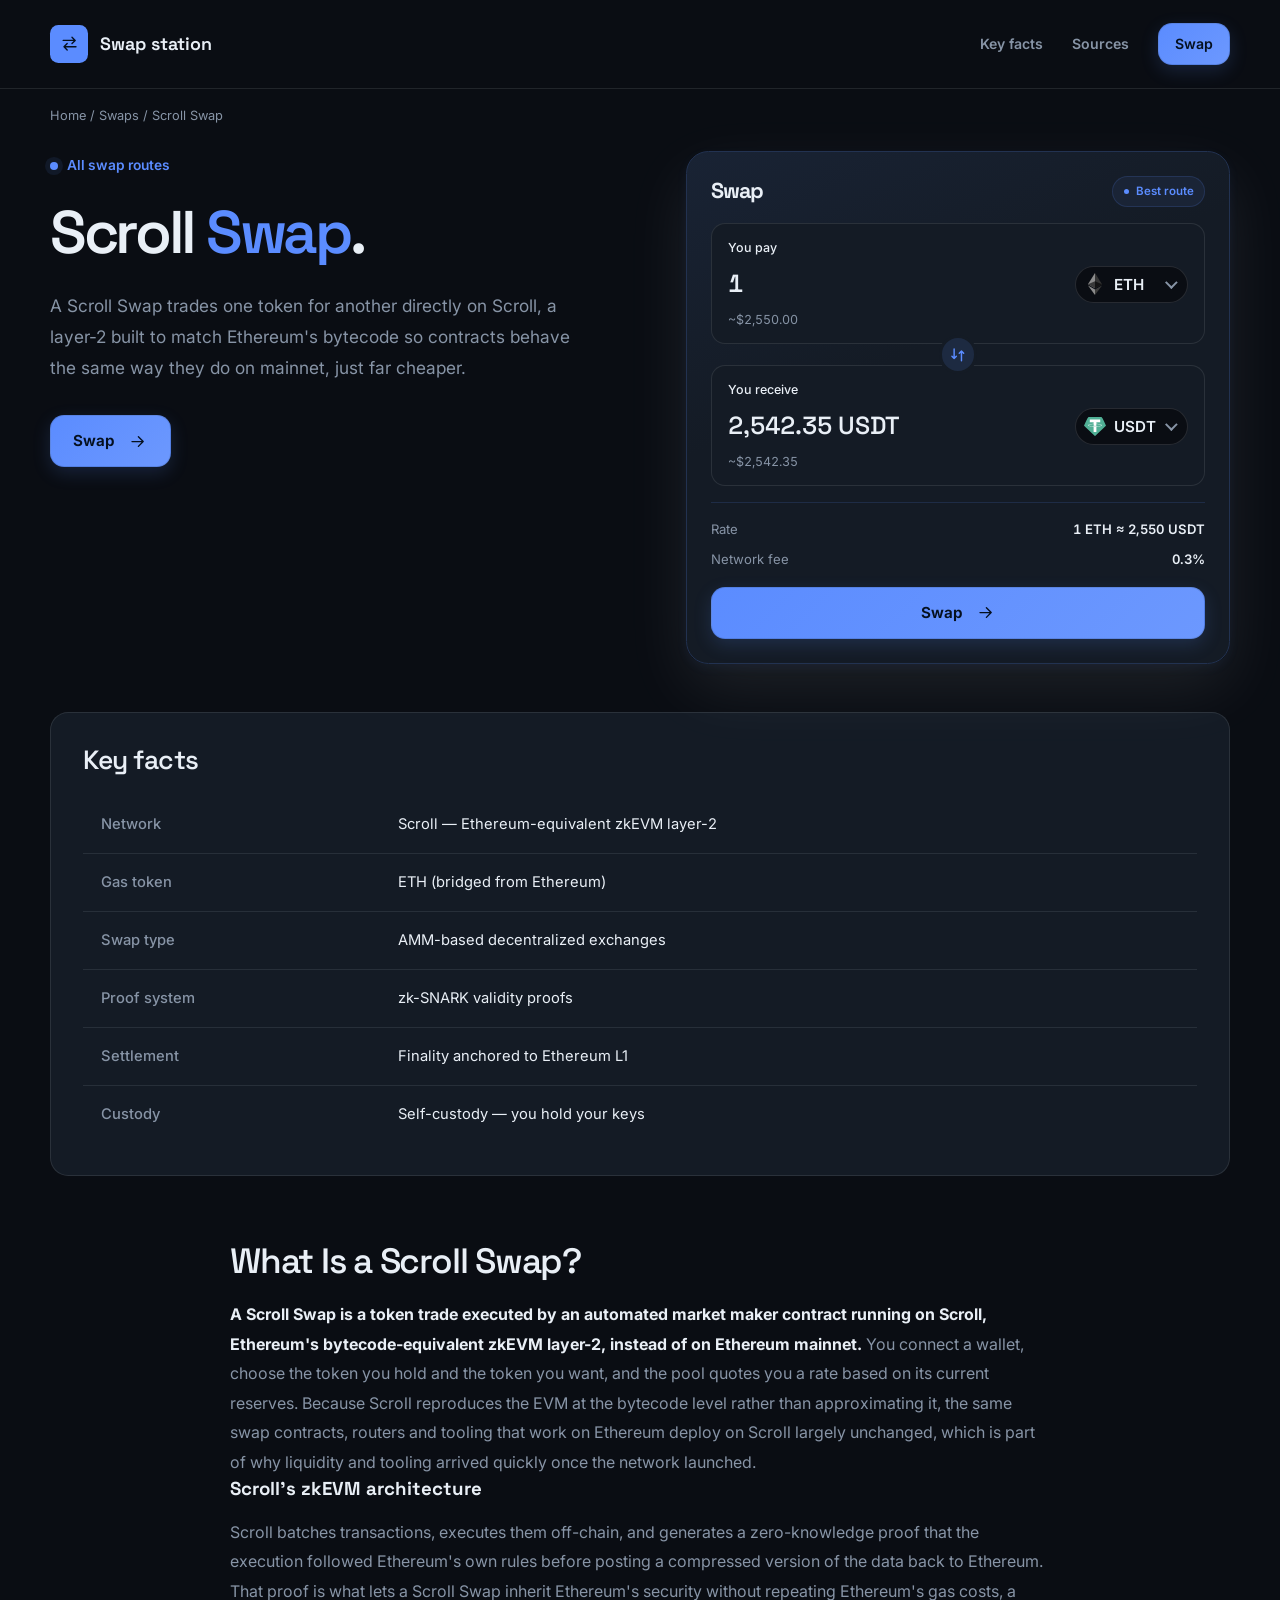
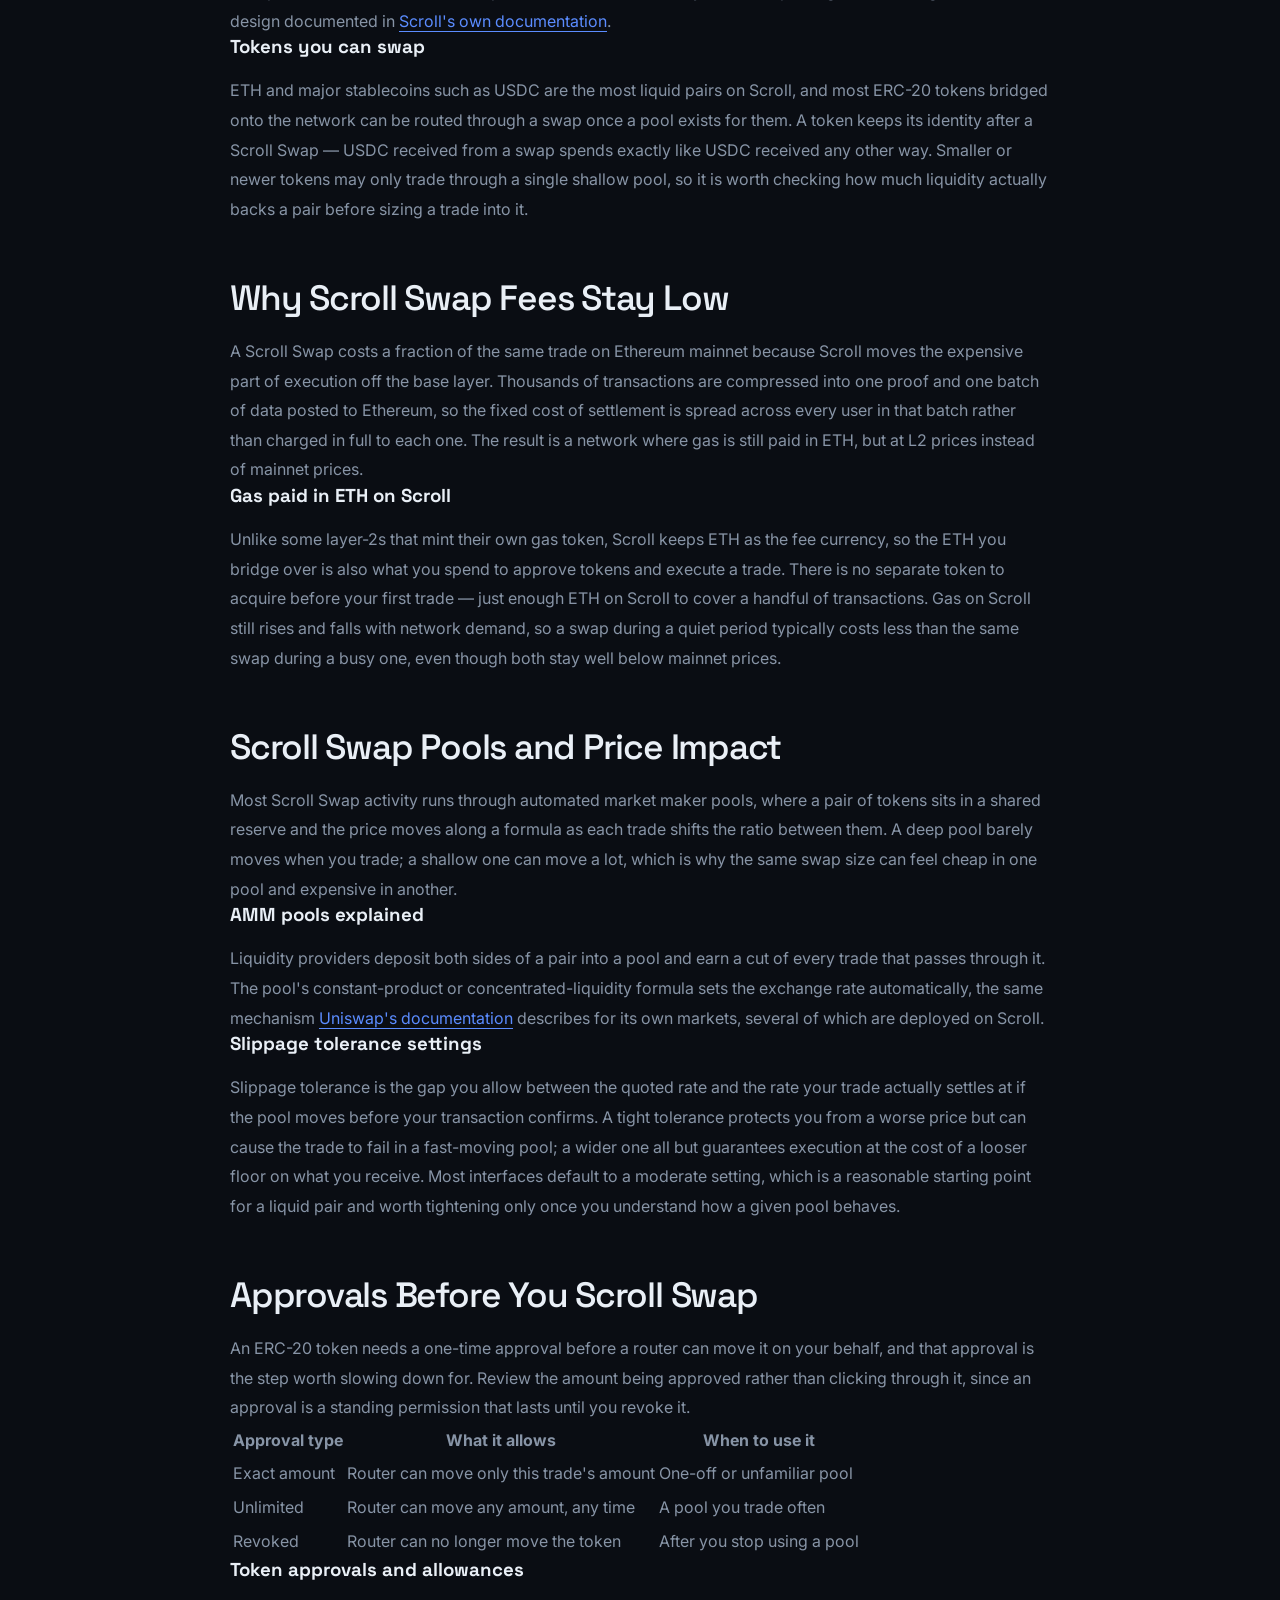
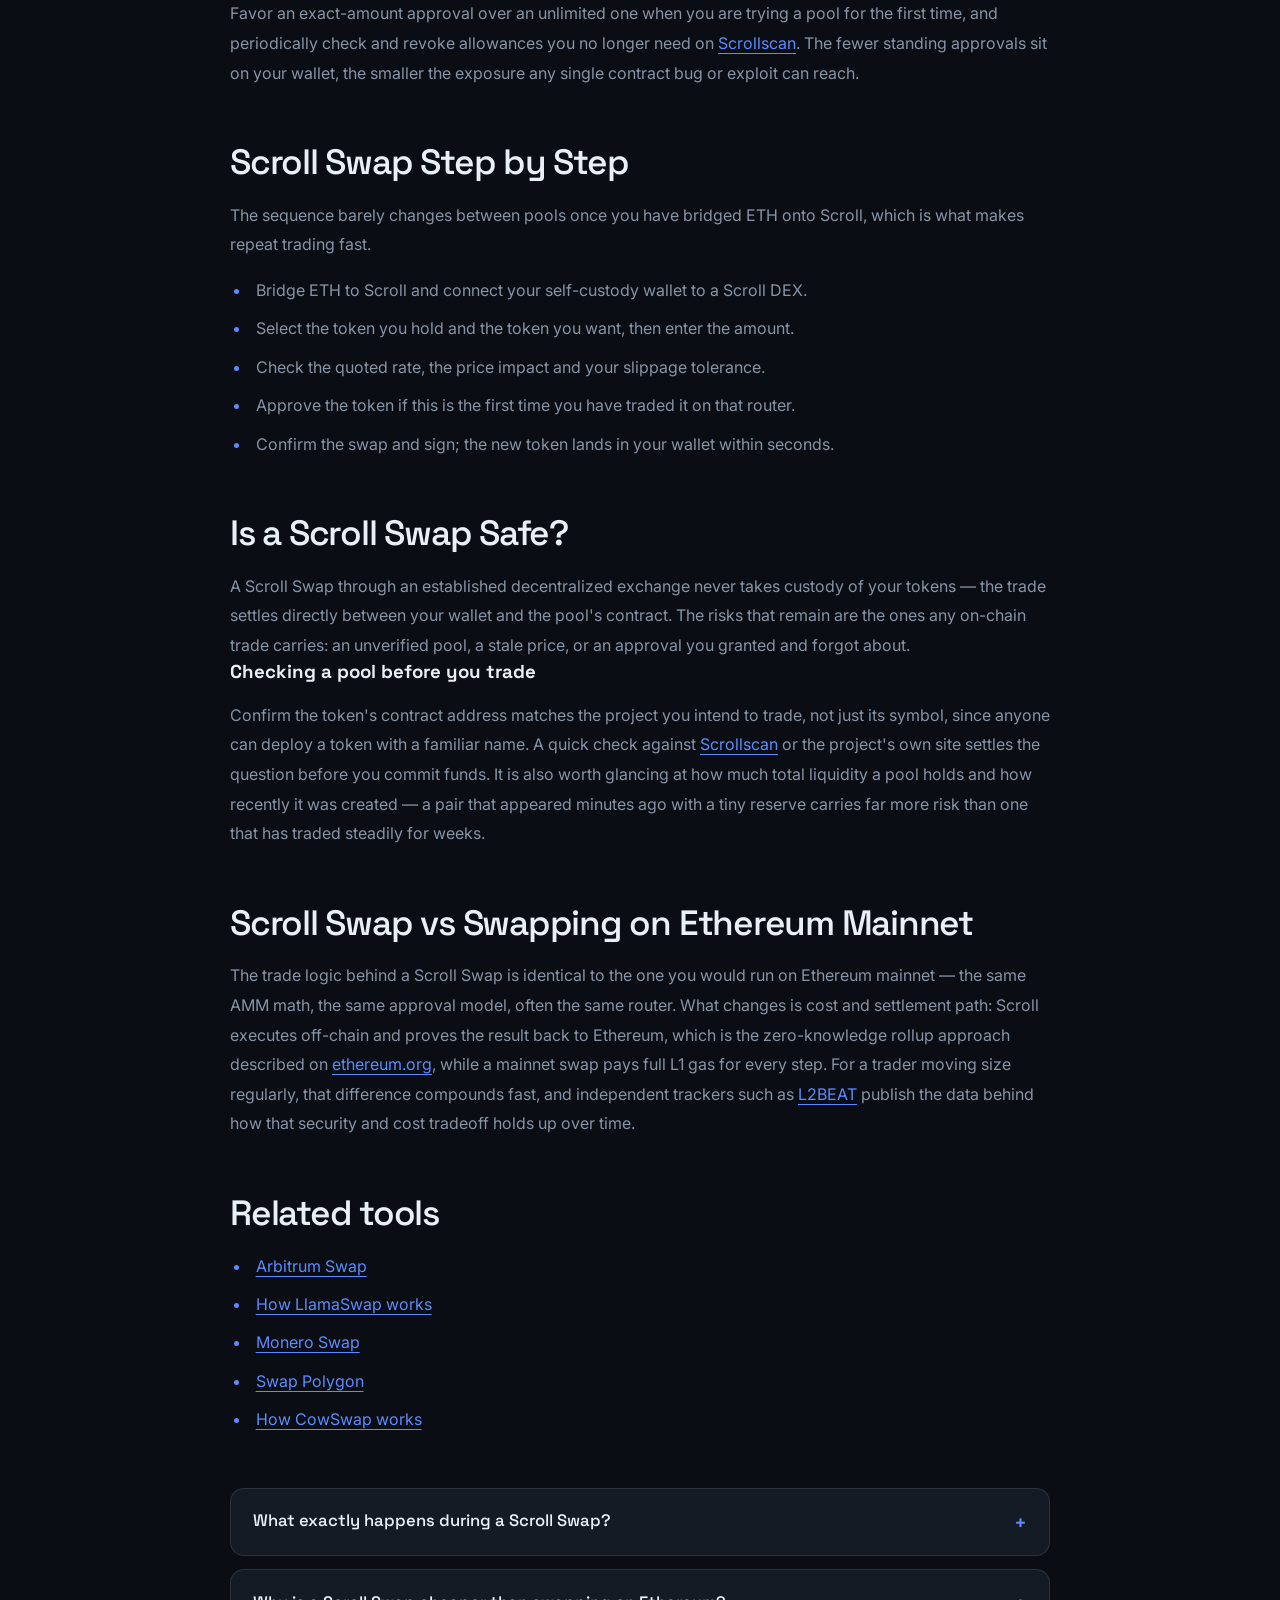
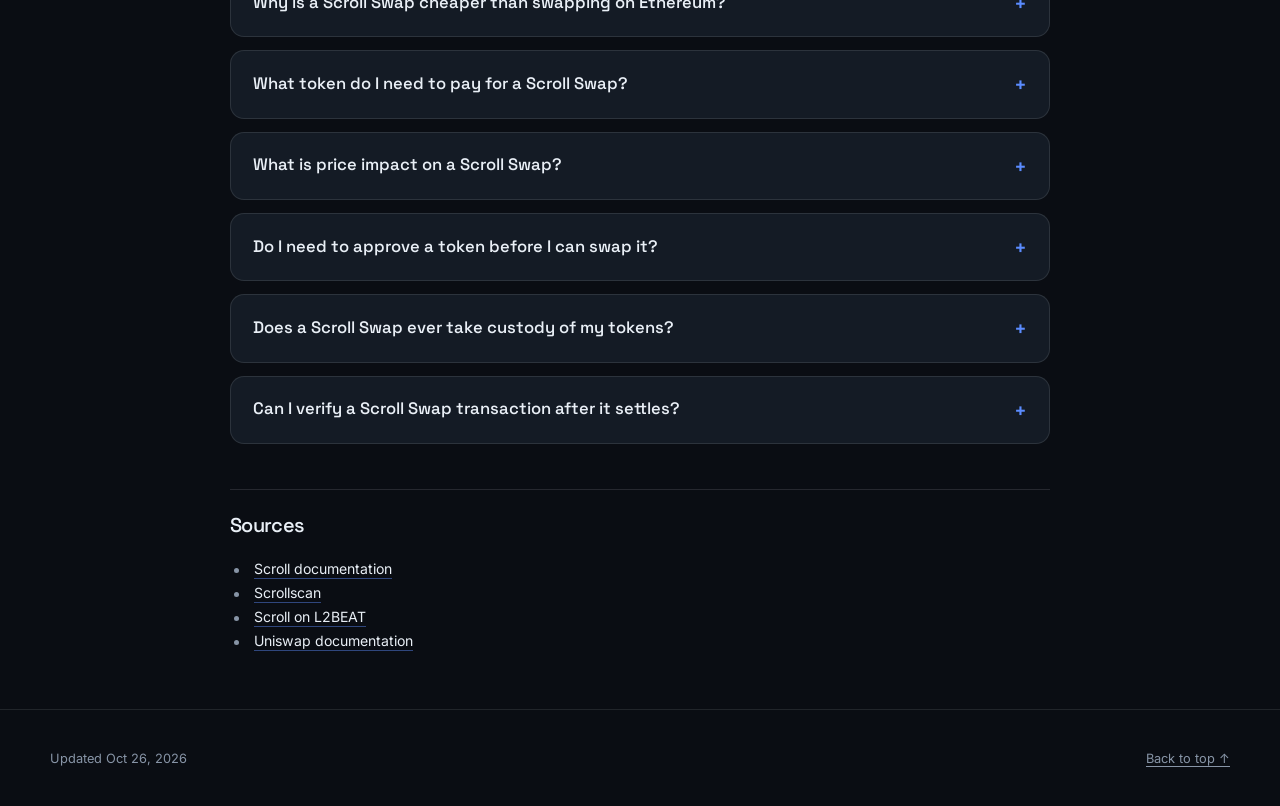
<file: index.html>
<!doctype html>
<html lang="en">
<head>
  <meta charset="utf-8">
  <meta name="viewport" content="width=device-width, initial-scale=1">
  <title>Scroll Swap — Swap Tokens on Scroll L2 Cheaply</title>
  <meta name="description" content="Do a Scroll Swap to trade ETH, USDC and other tokens on Scroll, a bytecode-equivalent zkEVM layer-2. See AMM pools, slippage, approvals and gas paid in ETH before you sign, with self-custody the whole time.">
  <link rel="canonical" href="https://scroll-swap.github.io/">
  <meta property="og:type" content="website">
  <meta property="og:title" content="Scroll Swap">
  <meta property="og:description" content="Do a Scroll Swap to trade ETH, USDC and other tokens on Scroll, a bytecode-equivalent zkEVM layer-2. See AMM pools, slippage, approvals and gas paid in ETH before you sign, with self-custody the whole time.">
  <meta property="og:url" content="https://scroll-swap.github.io/">
  <meta property="og:image" content="https://scroll-swap.github.io/og.png">
  <meta name="twitter:card" content="summary_large_image">
  <meta name="twitter:title" content="Scroll Swap">
  <meta name="twitter:description" content="Do a Scroll Swap to trade ETH, USDC and other tokens on Scroll, a bytecode-equivalent zkEVM layer-2. See AMM pools, slippage, approvals and gas paid in ETH before you sign, with self-custody the whole time.">
  <meta name="twitter:image" content="https://scroll-swap.github.io/og.png">
<link rel="preconnect" href="https://fonts.googleapis.com"><link rel="preconnect" href="https://fonts.gstatic.com" crossorigin><link rel="stylesheet" href="https://fonts.googleapis.com/css2?family=Inter:wght@400;500;600;700&family=Space+Grotesk:wght@500;600;700&display=swap">
<script type="application/ld+json">{"@context": "https://schema.org", "@graph": [{"@type": "WebSite", "@id": "https://scroll-swap.github.io/#website", "url": "https://scroll-swap.github.io/", "name": "Scroll Swap — Swap Tokens on Scroll L2 Cheaply"}, {"@type": "WebPage", "@id": "https://scroll-swap.github.io/#webpage", "url": "https://scroll-swap.github.io/", "name": "Scroll Swap — Swap Tokens on Scroll L2 Cheaply", "isPartOf": {"@id": "https://scroll-swap.github.io/#website"}, "description": "Do a Scroll Swap to trade ETH, USDC and other tokens on Scroll, a bytecode-equivalent zkEVM layer-2. See AMM pools, slippage, approvals and gas paid in ETH before you sign, with self-custody the whole time.", "datePublished": "2026-10-26", "dateModified": "2026-10-26"}, {"@type": "SoftwareApplication", "name": "Scroll Swap", "applicationCategory": "FinanceApplication", "operatingSystem": "Web", "offers": {"@type": "Offer", "price": "0", "priceCurrency": "USD"}}, {"@type": "BreadcrumbList", "itemListElement": [{"@type": "ListItem", "position": 1, "name": "Home", "item": "https://scroll-swap.github.io/"}, {"@type": "ListItem", "position": 2, "name": "Swaps"}, {"@type": "ListItem", "position": 3, "name": "Scroll Swap"}]}, {"@type": "FAQPage", "mainEntity": [{"@type": "Question", "name": "What exactly happens during a Scroll Swap?", "acceptedAnswer": {"@type": "Answer", "text": "An automated market maker contract on Scroll exchanges your token for another at a rate set by the pool's reserves, settling directly between your wallet and the contract with no custodial step."}}, {"@type": "Question", "name": "Why is a Scroll Swap cheaper than swapping on Ethereum?", "acceptedAnswer": {"@type": "Answer", "text": "Scroll batches many transactions, proves their correctness with a single zero-knowledge proof, and posts compressed data to Ethereum, spreading the settlement cost across every user instead of charging each trade the full mainnet gas price."}}, {"@type": "Question", "name": "What token do I need to pay for a Scroll Swap?", "acceptedAnswer": {"@type": "Answer", "text": "ETH. Scroll keeps ETH as its gas currency rather than minting a separate token, so the ETH you bridge over also covers approvals and swap transactions."}}, {"@type": "Question", "name": "What is price impact on a Scroll Swap?", "acceptedAnswer": {"@type": "Answer", "text": "Price impact is how far your trade moves the pool's rate away from the quote you saw before confirming. It grows with trade size relative to the pool's depth, so larger trades in shallow pools see more impact."}}, {"@type": "Question", "name": "Do I need to approve a token before I can swap it?", "acceptedAnswer": {"@type": "Answer", "text": "Yes, for any ERC-20 token the first time a given router trades it. Choosing an exact-amount approval over an unlimited one limits what that router can ever move."}}, {"@type": "Question", "name": "Does a Scroll Swap ever take custody of my tokens?", "acceptedAnswer": {"@type": "Answer", "text": "No. The trade settles directly between your self-custody wallet and the pool's contract, and your tokens never sit with an exchange operator at any point."}}, {"@type": "Question", "name": "Can I verify a Scroll Swap transaction after it settles?", "acceptedAnswer": {"@type": "Answer", "text": "Yes. Every Scroll Swap transaction is public and can be looked up by wallet address or transaction hash on a Scroll block explorer to confirm exactly what was sent and received."}}]}]}</script>
  <style>
    :root{--bg:#0A0D13;--surface:#141B25;--text:#E9EFF6;--muted:#8794A6;--accent:#5B8CFF;--accent-ink:#05101F;--radius:14px;--display:"Space Grotesk";--body:"Inter"}
    * { box-sizing: border-box; }
    html { scroll-behavior: smooth; scroll-padding-top: 2rem; }
    body { margin: 0; background: var(--bg); color: var(--text); font: 400 1rem/1.7 var(--body); -webkit-font-smoothing: antialiased; }
    a { color: var(--accent); text-underline-offset: .22em; }
    a:hover { text-decoration-thickness: .12em; }
    :focus-visible { outline: 3px solid var(--accent); outline-offset: 5px; }
    ::selection { background: var(--accent); color: var(--accent-ink); }
    h1, h2, h3, h4, h5, h6 { font-family: var(--display); line-height: 1.15; text-wrap: balance; }
    p, h1, h2, h3 { margin-top: 0; }
    img, svg { max-width: 100%; vertical-align: middle; }
    .c30b570 { width: min(1180px, calc(100% - 3rem)); margin-inline: auto; }
    .ccf25da { position: absolute; z-index: 5; top: .5rem; left: 1rem; padding: .7rem 1rem; background: var(--surface); transform: translateY(-180%); border-radius: var(--radius); }
    .ccf25da:focus { transform: translateY(0); }
    .cdcecb8 { border-bottom: 1px solid color-mix(in srgb,var(--text) 10%,transparent); }
    .cf1f139 { min-height: 88px; display: flex; align-items: center; justify-content: space-between; gap: 1.5rem; }
    .cf3f3ca { display: inline-flex; align-items: center; gap: .7rem; color: var(--text); font: 650 1.12rem/1.2 var(--display); text-decoration: none; }
    .c01e824 { display: grid; place-items: center; width: 2.4rem; height: 2.4rem; border-radius: calc(var(--radius) * .6); background: var(--accent); color: var(--accent-ink); }
    .ca83ff2 { width: 1.2rem; height: 1.2rem; fill: none; stroke: var(--accent-ink); stroke-width: 1.7; stroke-linecap: round; stroke-linejoin: round; flex: 0 0 auto; }
    .c8bd5c0 { display: flex; align-items: center; gap: 1.8rem; }
    .c8bd5c0 > a { font-size: .88rem; font-weight: 600; text-decoration: none; }
    .c8bd5c0 > a:not(.c9c7d72) { color: var(--muted); }
    .c9c7d72 { display: inline-flex; align-items: center; justify-content: center; gap: .8rem; min-height: 52px; padding: .85rem 1.4rem; border: 1px solid color-mix(in srgb,var(--accent-ink) 12%,transparent); border-radius: var(--radius); background: linear-gradient(135deg,var(--accent),color-mix(in srgb,var(--accent) 88%,var(--text))); color: var(--accent-ink); font: 650 .95rem/1.3 var(--body); text-decoration: none; box-shadow: 0 6px 18px color-mix(in srgb,var(--accent) 17%,transparent); transition: transform .18s ease, box-shadow .18s ease; }
    .c9c7d72:hover { transform: translateY(-2px); box-shadow: 0 9px 24px color-mix(in srgb,var(--accent) 25%,transparent); }
    .cf1f139 .c9c7d72 { min-height: 42px; padding: .65rem 1rem; }
    .c8e798c { padding-block: 1rem 0; color: var(--muted); font-size: .8rem; overflow-wrap: anywhere; }
    .ccd7aa5 { color: var(--muted); }
    .ccd7aa5 a, a.ccd7aa5 { color: var(--muted); text-decoration: none; }
    .ccd7aa5 a:hover, a.ccd7aa5:hover { color: var(--accent); text-decoration: underline; }
    .ccd7aa5 ol, .ccd7aa5 ul { display: flex; flex-wrap: wrap; gap: .5rem 1rem; padding: 0; margin: 0; list-style: none; }
    .cf4af75 { display: grid; grid-template-columns: minmax(0,1.05fr) minmax(0,1fr); gap: clamp(2rem,5vw,4.5rem); align-items: start; padding-block: 1.5rem 3rem; }
    .c5a6d86 { display: inline-flex; align-items: center; gap: .55rem; margin-bottom: 1.3rem; color: var(--accent); font-size: .86rem; font-weight: 600; }
    .c5a6d86::before { content: ""; width: .5rem; height: .5rem; border-radius: 50%; background: var(--accent); box-shadow: 0 0 0 5px color-mix(in srgb,var(--accent) 9%,transparent); }
    h1 { margin-bottom: 1.4rem; font-size: clamp(2.5rem,4.7vw,4.35rem); font-weight: 600; letter-spacing: -.055em; overflow-wrap: anywhere; }
    h1 em { color: var(--accent); font-style: normal; }
    .cce4ade { max-width: 48ch; margin-bottom: 2rem; color: var(--muted); font-size: 1.08rem; line-height: 1.8; }
    .c5b2b19 { position: relative; min-width: 0; padding: clamp(1.1rem,2.4vw,1.5rem); border: 1px solid color-mix(in srgb,var(--accent) 20%,var(--surface)); border-radius: calc(var(--radius) * 1.6); background: linear-gradient(155deg,color-mix(in srgb,var(--accent) 7%,var(--surface)),var(--surface) 40%); box-shadow: 0 24px 64px color-mix(in srgb,var(--text) 9%,transparent),0 4px 12px color-mix(in srgb,var(--accent) 6%,transparent); }
    .c47af50 { display: flex; flex-wrap: wrap; align-items: center; justify-content: space-between; gap: .7rem; margin-bottom: 1rem; }
    .c47af50 h2 { margin: 0; font-size: 1.35rem; letter-spacing: -.035em; }
    .c34f756 { display: inline-flex; align-items: center; gap: .4rem; padding: .3rem .65rem; border: 1px solid color-mix(in srgb,var(--accent) 16%,transparent); border-radius: 999px; background: color-mix(in srgb,var(--accent) 8%,var(--surface)); color: var(--accent); font-size: .72rem; font-weight: 600; }
    .c34f756::before { content: ""; width: .35rem; height: .35rem; border-radius: 50%; background: var(--accent); }
    .route { display: grid; grid-template-columns: minmax(0,1fr) auto minmax(0,1fr); align-items: center; gap: .8rem; padding: .8rem; margin-bottom: 1rem; border: 1px solid color-mix(in srgb,var(--text) 9%,transparent); border-radius: var(--radius); background: var(--surface); }
    .endpoint { min-width: 0; display: flex; flex-direction: column; align-items: flex-start; gap: .45rem; }
    .endpoint:last-child { align-items: flex-end; }
    .endpoint-label, .c7c02fb { color: var(--muted); font-size: .78rem; font-weight: 500; }
    .logo { display: flex; align-items: center; min-height: 36px; max-width: 100%; overflow-wrap: anywhere; font: 600 1rem/1.3 var(--display); }
    .logo img, .logo svg { max-height: 36px; width: auto; max-width: 100%; object-fit: contain; }
    .route-arrow { display: grid; place-items: center; width: 2.25rem; height: 2.25rem; border-radius: 50%; background: color-mix(in srgb,var(--accent) 9%,var(--surface)); }
    .route-arrow .ca83ff2 { stroke: var(--accent); }
    .c7c02fb { display: block; margin-bottom: .5rem; color: var(--text); }
    .amount-field { display: flex; align-items: center; gap: .75rem; padding: .8rem 1rem; border: 1px solid color-mix(in srgb,var(--text) 18%,transparent); border-radius: var(--radius); background: var(--bg); transition: border-color .18s ease; }
    .amount-field:focus-within { border-color: var(--accent); box-shadow: 0 0 0 3px color-mix(in srgb,var(--accent) 12%,transparent); }
    .amount-field input { width: 100%; min-width: 0; padding: .2rem 0; border: 0; background: var(--bg); color: var(--text); font: 550 1.6rem/1.2 var(--display); font-variant-numeric: tabular-nums; }
    .amount-field input:focus { outline: 0; }
    .unit { color: var(--muted); font-size: .8rem; }
    .cd1c785 { margin: .45rem 0 .85rem; color: var(--muted); font-size: .74rem; }
    .field-error { margin: .5rem 0; color: var(--text); font-size: .8rem; font-weight: 600; }
    [hidden] { display: none !important; }
    .estimate { padding: 1rem; border-radius: var(--radius); background: linear-gradient(120deg,color-mix(in srgb,var(--accent) 12%,var(--surface)),color-mix(in srgb,var(--accent) 4%,var(--surface))); }
    .estimate-label { margin-bottom: .25rem; color: var(--muted); font-size: .8rem; }
    .estimate-value { display: block; color: var(--text); font: 600 clamp(1.7rem,3vw,2.5rem)/1.3 var(--display); letter-spacing: -.04em; font-variant-numeric: tabular-nums; overflow-wrap: anywhere; }
    .estimate-value small { color: var(--muted); font: 400 .8rem/1.4 var(--body); letter-spacing: 0; }
    .estimate dl { display: grid; gap: .5rem; margin: .8rem 0 0; padding-top: .8rem; border-top: 1px solid color-mix(in srgb,var(--accent) 15%,transparent); font-size: .8rem; }
    .estimate dl div { display: flex; flex-wrap: wrap; justify-content: space-between; gap: .25rem 1rem; }
    .estimate dt { color: var(--muted); }
    .estimate dd { margin: 0; font-weight: 600; font-variant-numeric: tabular-nums; }
    .method { margin-block: .7rem; color: var(--muted); font-size: .75rem; }
    .method summary { width: fit-content; color: var(--text); cursor: pointer; }
    .method p { margin: .65rem 0 0; }
    .c5b2b19 > .c9c7d72 { width: 100%; }
    .cb1c976 { padding: .8rem 1rem; border: 1px solid color-mix(in srgb,var(--text) 10%,transparent); border-radius: var(--radius); background: var(--surface); }
    .c02039e { margin-bottom: .45rem; }
    .c428f2e { display: flex; align-items: center; gap: .75rem; }
    .c4b1fbc { flex: 1; min-width: 0; padding: 0; border: 0; background: transparent; color: var(--text); font: 550 1.55rem/1.2 var(--display); font-variant-numeric: tabular-nums; overflow-wrap: anywhere; }
    .c4b1fbc:focus { outline: 0; }
    .cf99683 { position: relative; display: inline-flex; align-items: center; gap: .5rem; flex: none; padding: .4rem 1.5rem .4rem .5rem; border: 1px solid color-mix(in srgb,var(--text) 13%,transparent); border-radius: 999px; background: var(--bg); }
    .ce7670e { width: 22px; height: 22px; border-radius: 50%; object-fit: contain; flex: none; }
    .c9462bc { border: 0; background: transparent; color: var(--text); font: 600 .95rem/1 var(--body); cursor: pointer; appearance: none; -webkit-appearance: none; }
    .c9462bc:focus { outline: 0; }
    .cf99683::after { content: ""; position: absolute; right: .7rem; width: .42rem; height: .42rem; border-right: 2px solid var(--muted); border-bottom: 2px solid var(--muted); transform: translateY(-2px) rotate(45deg); pointer-events: none; }
    .c99c908 { margin-top: .4rem; color: var(--muted); font-size: .78rem; font-variant-numeric: tabular-nums; }
    .c0d725c { position: relative; z-index: 1; display: grid; place-items: center; width: 2.4rem; height: 2.4rem; margin: -.55rem auto; padding: 0; border: 3px solid var(--surface); border-radius: 50%; background: color-mix(in srgb,var(--accent) 13%,var(--surface)); color: var(--accent); cursor: pointer; transition: transform .2s ease, background .2s ease; }
    .c0d725c svg { width: 1.1rem; height: 1.1rem; fill: none; stroke: currentColor; stroke-width: 2; stroke-linecap: round; stroke-linejoin: round; }
    .c0d725c:hover { transform: rotate(180deg); background: color-mix(in srgb,var(--accent) 20%,var(--surface)); }
    .c43badb { display: grid; gap: .5rem; margin: 1rem 0 0; padding-top: .9rem; border-top: 1px solid color-mix(in srgb,var(--accent) 15%,transparent); font-size: .82rem; }
    .c43badb div { display: flex; flex-wrap: wrap; justify-content: space-between; gap: .2rem 1rem; }
    .c43badb dt { color: var(--muted); }
    .c43badb dd { margin: 0; font-weight: 600; font-variant-numeric: tabular-nums; }
    .c79584a > .c9c7d72 { width: 100%; margin-top: 1.05rem; }
    .ce71324 { padding: 2rem; border: 1px solid color-mix(in srgb,var(--text) 10%,transparent); border-radius: calc(var(--radius) * 1.3); background: var(--surface); }
    .c760fe4 { margin-bottom: 1.3rem; font-size: 1.65rem; font-weight: 550; letter-spacing: -.035em; }
    .cde3e7f { max-width: 100%; overflow-x: auto; }
    .ceea8ba { width: 100%; border-collapse: collapse; text-align: left; font-size: .92rem; }
    .ceea8ba caption { padding-bottom: 1rem; text-align: left; color: var(--muted); }
    .ceea8ba th, .ceea8ba td { padding: 1rem 1.1rem; border-bottom: 1px solid color-mix(in srgb,var(--text) 9%,transparent); vertical-align: top; overflow-wrap: anywhere; }
    .ceea8ba th { color: var(--muted); font-weight: 500; }
    .ceea8ba thead { background: color-mix(in srgb,var(--accent) 5%,var(--surface)); }
    .ceea8ba tbody tr:last-child > * { border-bottom: 0; }
    .c5f442a { max-width: 820px; padding-block: 4rem 2rem; }
    .ca4256d { margin-bottom: 3.3rem; }
    .c36f26b { margin: 0 0 1.1rem; font: 550 clamp(1.6rem,3vw,2.2rem)/1.2 var(--display); letter-spacing: -.035em; }
    .cfd5a08 { color: var(--muted); line-height: 1.85; overflow-wrap: anywhere; }
    .cfd5a08 p { margin-bottom: 1.2rem; }
    .cfd5a08 strong, .cfd5a08 h3, .cfd5a08 h4 { color: var(--text); }
    .cfd5a08 ul, .cfd5a08 ol { padding-left: 1.3rem; }
    .cfd5a08 li { padding-left: .3rem; margin-block: .55rem; }
    .cfd5a08 li::marker { color: var(--accent); }
    .cfd5a08 blockquote { margin: 1.5rem 0; padding: 1rem 1.4rem; border-left: 3px solid var(--accent); border-radius: 0 var(--radius) var(--radius) 0; background: var(--surface); color: var(--text); }
    .cfd5a08 img { height: auto; border-radius: var(--radius); }
    .cfd5a08 pre { overflow-x: auto; padding: 1rem; border-radius: var(--radius); background: var(--surface); }
    .cfd5a08 code, .cfd5a08 pre { font-family: var(--body); }
    .c412656 { margin-block: .8rem; border: 1px solid color-mix(in srgb,var(--text) 11%,transparent); border-radius: var(--radius); background: var(--surface); overflow: hidden; }
    .c6ab7e7 { position: relative; padding: 1.3rem 3.5rem 1.3rem 1.4rem; list-style: none; cursor: pointer; color: var(--text); font: 550 1.04rem/1.5 var(--display); }
    .c6ab7e7::-webkit-details-marker { display: none; }
    .c6ab7e7::after { content: "+"; position: absolute; right: 1.4rem; top: 1.2rem; color: var(--accent); font-size: 1.3rem; }
    details[open] > .c6ab7e7::after { content: "−"; }
    .c412656[open] { border-color: color-mix(in srgb,var(--accent) 35%,var(--surface)); }
    .c6ab7e7:focus-visible { outline-offset: -5px; }
    .c3ebd2a { padding: 0 1.4rem 1.4rem; color: var(--muted); overflow-wrap: anywhere; }
    .c3ebd2a > :last-child { margin-bottom: 0; }
    .ca36ccc { max-width: 820px; padding-block: 1.5rem 3.5rem; border-top: 1px solid color-mix(in srgb,var(--text) 12%,transparent); }
    .ca36ccc .c760fe4 { font-size: 1.25rem; }
    .c85c7c9 { margin: 0; padding-left: 1.25rem; color: var(--muted); font-size: .88rem; }
    .c78a84e { padding-block: .4rem; padding-left: .25rem; overflow-wrap: anywhere; }
    .c78a84e a, a.c78a84e { color: var(--text); text-decoration-color: color-mix(in srgb,var(--accent) 45%,transparent); }
    .c78a84e a:hover, a.c78a84e:hover { color: var(--accent); }
    .cbcceec { border-top: 1px solid color-mix(in srgb,var(--text) 10%,transparent); }
    .cff326d { display: flex; align-items: center; justify-content: space-between; flex-wrap: wrap; gap: 1rem; min-height: 96px; padding-block: 1.5rem; color: var(--muted); font-size: .8rem; }
    .cff326d p { margin: 0; }
    .cff326d a { color: var(--muted); }
    @media (max-width: 850px) { .cf4af75 { grid-template-columns: minmax(0,1fr); gap: 2.5rem; padding-block: 2.5rem 3.5rem; } .c50cea2 { max-width: 650px; } .c5b2b19 { width: 100%; max-width: 600px; justify-self: center; } h1 { font-size: clamp(2.5rem,7vw,4rem); } .cce4ade { max-width: 60ch; } }
    @media (max-width: 540px) { .c30b570 { width: calc(100% - 2rem); } .cf1f139 { min-height: 76px; gap: .7rem; } .cf3f3ca { font-size: .95rem; gap: .45rem; } .c01e824 { width: 2rem; height: 2rem; } .c8bd5c0 { gap: .6rem; } .c8bd5c0 > a:not(.c9c7d72) { display: none; } .cf1f139 .c9c7d72 { padding-inline: .85rem; font-size: .8rem; } .ce71324 { padding: 1.25rem; } .ceea8ba th, .ceea8ba td { padding: .8rem .55rem; } .c50cea2 > .c9c7d72 { width: 100%; } .c5f442a { padding-top: 2.8rem; } .cff326d { align-items: flex-start; flex-direction: column; } }
    @media (prefers-reduced-motion: reduce) { html { scroll-behavior: auto; } .c9c7d72, .amount-field { transition: none; } .c9c7d72:hover { transform: none; } }
  </style>
</head>
<body>
  <a class="ccf25da" href="#content">Skip to content</a>
  <header class="cdcecb8">
    <nav class="cf1f139 c30b570" aria-label="Primary navigation">
      <a class="cf3f3ca" href="#top" aria-label="Swap station, top of page">
        <span class="c01e824" aria-hidden="true"><svg class="ca83ff2" viewBox="0 0 24 24"><path d="M4 8h15m-4-4 4 4-4 4M20 16H5m4-4-4 4 4 4"/></svg></span>
        Swap station
      </a>
      <div class="c8bd5c0">
        <a href="#facts">Key facts</a>
        <a href="#sources">Sources</a>
        <a class="c9c7d72" href="dashboard/">Swap</a>
      </div>
    </nav>
  </header>
  <div class="c30b570" id="top">
    <div class="c8e798c"><nav class="ccd7aa5" aria-label="Breadcrumb"><a href="dashboard/">Home</a> <span>/</span> <span>Swaps</span> <span>/</span> <span>Scroll Swap</span></nav></div>
    <section class="cf4af75" aria-labelledby="hero-title">
      <div class="c50cea2">
        <p class="c5a6d86">All swap routes</p>
        <h1 id="hero-title">Scroll <em>Swap</em>.</h1>
        <p class="cce4ade">A Scroll Swap trades one token for another directly on Scroll, a layer-2 built to match Ethereum's bytecode so contracts behave the same way they do on mainnet, just far cheaper.</p>
        <a class="c9c7d72" href="dashboard/">Swap <svg class="ca83ff2" viewBox="0 0 24 24" aria-hidden="true"><path d="M5 12h14m-6-6 6 6-6 6"/></svg></a>
      </div>
      <aside class="c5b2b19 c79584a" data-from="ETH" aria-labelledby="widget-title">
        <div class="c47af50">
          <h2 id="widget-title">Swap</h2>
          <span class="c34f756">Best route</span>
        </div>
        <div class="cb1c976">
          <div class="c02039e"><span class="c7c02fb">You pay</span></div>
          <div class="c428f2e">
            <input id="pay-amount" class="c4b1fbc" type="number" inputmode="decimal" min="0" max="1000000000" step="any" value="1" aria-label="Amount you pay">
            <span class="cf99683">
              <img class="ce7670e" id="pay-ico" width="22" height="22" alt="" src="assets/tokens/eth.svg">
              <select id="pay-token" class="c9462bc" aria-label="Token you pay"></select>
            </span>
          </div>
          <div class="c99c908" id="pay-usd">—</div>
        </div>
        <button type="button" class="c0d725c" id="swap-switch" aria-label="Switch the two tokens">
          <svg viewBox="0 0 24 24" aria-hidden="true"><path d="M7 4v13m0 0-3-3m3 3 3-3M17 20V7m0 0-3 3m3-3 3 3"/></svg>
        </button>
        <div class="cb1c976">
          <div class="c02039e"><span class="c7c02fb">You receive</span></div>
          <div class="c428f2e">
            <output id="get-amount" class="c4b1fbc" for="pay-amount">—</output>
            <span class="cf99683">
              <img class="ce7670e" id="get-ico" width="22" height="22" alt="" src="assets/tokens/usdt.svg">
              <select id="get-token" class="c9462bc" aria-label="Token you receive"></select>
            </span>
          </div>
          <div class="c99c908" id="get-usd">—</div>
        </div>
        <dl class="c43badb">
          <div><dt>Rate</dt><dd id="swap-rate">—</dd></div>
          <div><dt>Network fee</dt><dd id="swap-fee">0.3%</dd></div>
        </dl>
        <noscript><p class="cd1c785">Enable JavaScript to estimate the swap.</p></noscript>
        <a class="c9c7d72" href="dashboard/">Swap <svg class="ca83ff2" viewBox="0 0 24 24" aria-hidden="true"><path d="M5 12h14m-6-6 6 6-6 6"/></svg></a>
      </aside>
    </section>
    <section class="ce71324" id="facts" aria-labelledby="facts-title">
      <h2 class="c760fe4" id="facts-title">Key facts</h2>
      <div class="cde3e7f"><table class="ceea8ba"><tbody><tr><th scope="row">Network</th><td>Scroll — Ethereum-equivalent zkEVM layer-2</td></tr>
<tr><th scope="row">Gas token</th><td>ETH (bridged from Ethereum)</td></tr>
<tr><th scope="row">Swap type</th><td>AMM-based decentralized exchanges</td></tr>
<tr><th scope="row">Proof system</th><td>zk-SNARK validity proofs</td></tr>
<tr><th scope="row">Settlement</th><td>Finality anchored to Ethereum L1</td></tr>
<tr><th scope="row">Custody</th><td>Self-custody — you hold your keys</td></tr></tbody></table></div>
    </section>
  </div>
  <main class="c5f442a c30b570" id="content">
    <section class="ca4256d"><h2 class="c36f26b">What Is a Scroll Swap?</h2><div class="cfd5a08"><strong>A Scroll Swap is a token trade executed by an automated market maker contract running on Scroll, Ethereum's bytecode-equivalent zkEVM layer-2, instead of on Ethereum mainnet.</strong> You connect a wallet, choose the token you hold and the token you want, and the pool quotes you a rate based on its current reserves. Because Scroll reproduces the EVM at the bytecode level rather than approximating it, the same swap contracts, routers and tooling that work on Ethereum deploy on Scroll largely unchanged, which is part of why liquidity and tooling arrived quickly once the network launched.<h3>Scroll's zkEVM architecture</h3>Scroll batches transactions, executes them off-chain, and generates a zero-knowledge proof that the execution followed Ethereum's own rules before posting a compressed version of the data back to Ethereum. That proof is what lets a Scroll Swap inherit Ethereum's security without repeating Ethereum's gas costs, a design documented in <a href="https://docs.scroll.io/" rel="nofollow noopener" target="_blank">Scroll's own documentation</a>.<h3>Tokens you can swap</h3>ETH and major stablecoins such as USDC are the most liquid pairs on Scroll, and most ERC-20 tokens bridged onto the network can be routed through a swap once a pool exists for them. A token keeps its identity after a Scroll Swap — USDC received from a swap spends exactly like USDC received any other way. Smaller or newer tokens may only trade through a single shallow pool, so it is worth checking how much liquidity actually backs a pair before sizing a trade into it.</div></section>
<section class="ca4256d"><h2 class="c36f26b">Why Scroll Swap Fees Stay Low</h2><div class="cfd5a08">A Scroll Swap costs a fraction of the same trade on Ethereum mainnet because Scroll moves the expensive part of execution off the base layer. Thousands of transactions are compressed into one proof and one batch of data posted to Ethereum, so the fixed cost of settlement is spread across every user in that batch rather than charged in full to each one. The result is a network where gas is still paid in ETH, but at L2 prices instead of mainnet prices.<h3>Gas paid in ETH on Scroll</h3>Unlike some layer-2s that mint their own gas token, Scroll keeps ETH as the fee currency, so the ETH you bridge over is also what you spend to approve tokens and execute a trade. There is no separate token to acquire before your first trade — just enough ETH on Scroll to cover a handful of transactions. Gas on Scroll still rises and falls with network demand, so a swap during a quiet period typically costs less than the same swap during a busy one, even though both stay well below mainnet prices.</div></section>
<section class="ca4256d"><h2 class="c36f26b">Scroll Swap Pools and Price Impact</h2><div class="cfd5a08">Most Scroll Swap activity runs through automated market maker pools, where a pair of tokens sits in a shared reserve and the price moves along a formula as each trade shifts the ratio between them. A deep pool barely moves when you trade; a shallow one can move a lot, which is why the same swap size can feel cheap in one pool and expensive in another.<h3>AMM pools explained</h3>Liquidity providers deposit both sides of a pair into a pool and earn a cut of every trade that passes through it. The pool's constant-product or concentrated-liquidity formula sets the exchange rate automatically, the same mechanism <a href="https://docs.uniswap.org/" rel="nofollow noopener" target="_blank">Uniswap's documentation</a> describes for its own markets, several of which are deployed on Scroll.<h3>Slippage tolerance settings</h3>Slippage tolerance is the gap you allow between the quoted rate and the rate your trade actually settles at if the pool moves before your transaction confirms. A tight tolerance protects you from a worse price but can cause the trade to fail in a fast-moving pool; a wider one all but guarantees execution at the cost of a looser floor on what you receive. Most interfaces default to a moderate setting, which is a reasonable starting point for a liquid pair and worth tightening only once you understand how a given pool behaves.</div></section>
<section class="ca4256d"><h2 class="c36f26b">Approvals Before You Scroll Swap</h2><div class="cfd5a08">An ERC-20 token needs a one-time approval before a router can move it on your behalf, and that approval is the step worth slowing down for. Review the amount being approved rather than clicking through it, since an approval is a standing permission that lasts until you revoke it.<table><thead><tr><th>Approval type</th><th>What it allows</th><th>When to use it</th></tr></thead><tbody><tr><td>Exact amount</td><td>Router can move only this trade's amount</td><td>One-off or unfamiliar pool</td></tr><tr><td>Unlimited</td><td>Router can move any amount, any time</td><td>A pool you trade often</td></tr><tr><td>Revoked</td><td>Router can no longer move the token</td><td>After you stop using a pool</td></tr></tbody></table><h3>Token approvals and allowances</h3>Favor an exact-amount approval over an unlimited one when you are trying a pool for the first time, and periodically check and revoke allowances you no longer need on <a href="https://scrollscan.com/" rel="nofollow noopener" target="_blank">Scrollscan</a>. The fewer standing approvals sit on your wallet, the smaller the exposure any single contract bug or exploit can reach.</div></section>
<section class="ca4256d"><h2 class="c36f26b">Scroll Swap Step by Step</h2><div class="cfd5a08">The sequence barely changes between pools once you have bridged ETH onto Scroll, which is what makes repeat trading fast.<ul><li>Bridge ETH to Scroll and connect your self-custody wallet to a Scroll DEX.</li><li>Select the token you hold and the token you want, then enter the amount.</li><li>Check the quoted rate, the price impact and your slippage tolerance.</li><li>Approve the token if this is the first time you have traded it on that router.</li><li>Confirm the swap and sign; the new token lands in your wallet within seconds.</li></ul></div></section>
<section class="ca4256d"><h2 class="c36f26b">Is a Scroll Swap Safe?</h2><div class="cfd5a08">A Scroll Swap through an established decentralized exchange never takes custody of your tokens — the trade settles directly between your wallet and the pool's contract. The risks that remain are the ones any on-chain trade carries: an unverified pool, a stale price, or an approval you granted and forgot about.<h3>Checking a pool before you trade</h3>Confirm the token's contract address matches the project you intend to trade, not just its symbol, since anyone can deploy a token with a familiar name. A quick check against <a href="https://scrollscan.com/" rel="nofollow noopener" target="_blank">Scrollscan</a> or the project's own site settles the question before you commit funds. It is also worth glancing at how much total liquidity a pool holds and how recently it was created — a pair that appeared minutes ago with a tiny reserve carries far more risk than one that has traded steadily for weeks.</div></section>
<section class="ca4256d"><h2 class="c36f26b">Scroll Swap vs Swapping on Ethereum Mainnet</h2><div class="cfd5a08">The trade logic behind a Scroll Swap is identical to the one you would run on Ethereum mainnet — the same AMM math, the same approval model, often the same router. What changes is cost and settlement path: Scroll executes off-chain and proves the result back to Ethereum, which is the zero-knowledge rollup approach described on <a href="https://ethereum.org/en/developers/docs/scaling/zk-rollups/" rel="nofollow noopener" target="_blank">ethereum.org</a>, while a mainnet swap pays full L1 gas for every step. For a trader moving size regularly, that difference compounds fast, and independent trackers such as <a href="https://l2beat.com/scaling/projects/scroll" rel="nofollow noopener" target="_blank">L2BEAT</a> publish the data behind how that security and cost tradeoff holds up over time.</div></section><section class="ca4256d cfcc9d1" id="related"><h2 class="c36f26b">Related tools</h2><div class="cfd5a08"><ul><li><a href="https://arbitrumswap.github.io/">Arbitrum Swap</a></li><li><a href="https://llama-swap.github.io/">How LlamaSwap works</a></li><li><a href="https://swap-monero.github.io/">Monero Swap</a></li><li><a href="https://swap-polygon.github.io/">Swap Polygon</a></li><li><a href="https://cowswap-app.github.io/">How CowSwap works</a></li></ul></div></section>
    <details class="c412656"><summary class="c6ab7e7">What exactly happens during a Scroll Swap?</summary><div class="c3ebd2a">An automated market maker contract on Scroll exchanges your token for another at a rate set by the pool's reserves, settling directly between your wallet and the contract with no custodial step.</div></details>
<details class="c412656"><summary class="c6ab7e7">Why is a Scroll Swap cheaper than swapping on Ethereum?</summary><div class="c3ebd2a">Scroll batches many transactions, proves their correctness with a single zero-knowledge proof, and posts compressed data to Ethereum, spreading the settlement cost across every user instead of charging each trade the full mainnet gas price.</div></details>
<details class="c412656"><summary class="c6ab7e7">What token do I need to pay for a Scroll Swap?</summary><div class="c3ebd2a">ETH. Scroll keeps ETH as its gas currency rather than minting a separate token, so the ETH you bridge over also covers approvals and swap transactions.</div></details>
<details class="c412656"><summary class="c6ab7e7">What is price impact on a Scroll Swap?</summary><div class="c3ebd2a">Price impact is how far your trade moves the pool's rate away from the quote you saw before confirming. It grows with trade size relative to the pool's depth, so larger trades in shallow pools see more impact.</div></details>
<details class="c412656"><summary class="c6ab7e7">Do I need to approve a token before I can swap it?</summary><div class="c3ebd2a">Yes, for any ERC-20 token the first time a given router trades it. Choosing an exact-amount approval over an unlimited one limits what that router can ever move.</div></details>
<details class="c412656"><summary class="c6ab7e7">Does a Scroll Swap ever take custody of my tokens?</summary><div class="c3ebd2a">No. The trade settles directly between your self-custody wallet and the pool's contract, and your tokens never sit with an exchange operator at any point.</div></details>
<details class="c412656"><summary class="c6ab7e7">Can I verify a Scroll Swap transaction after it settles?</summary><div class="c3ebd2a">Yes. Every Scroll Swap transaction is public and can be looked up by wallet address or transaction hash on a Scroll block explorer to confirm exactly what was sent and received.</div></details>
  </main>
  <section class="ca36ccc c30b570" id="sources" aria-labelledby="sources-title">
    <h2 class="c760fe4" id="sources-title">Sources</h2>
    <ul class="c85c7c9"><li><a class="c78a84e" href="https://docs.scroll.io/" rel="nofollow noopener" target="_blank">Scroll documentation</a></li>
<li><a class="c78a84e" href="https://scrollscan.com/" rel="nofollow noopener" target="_blank">Scrollscan</a></li>
<li><a class="c78a84e" href="https://l2beat.com/scaling/projects/scroll" rel="nofollow noopener" target="_blank">Scroll on L2BEAT</a></li>
<li><a class="c78a84e" href="https://docs.uniswap.org/" rel="nofollow noopener" target="_blank">Uniswap documentation</a></li></ul>
  </section>
  <footer class="cbcceec">
    <div class="cff326d c30b570">
      <p>Updated Oct 26, 2026</p>
      <a href="#top">Back to top ↑</a>
    </div>
  </footer>
  <script>
    (() => {
      const TOKENS = [
        { s: 'ETH', f: 'eth', p: 2550 }, { s: 'BTC', f: 'btc', p: 62000 },
        { s: 'USDT', f: 'usdt', p: 1 }, { s: 'USDC', f: 'usdc', p: 1 },
        { s: 'BNB', f: 'bnb', p: 585 }, { s: 'SOL', f: 'sol', p: 145 },
        { s: 'ARB', f: 'arb', p: 0.62 }, { s: 'OP', f: 'optimism', p: 1.65 },
        { s: 'MATIC', f: 'polygon', p: 0.42 }, { s: 'AVAX', f: 'avalanche', p: 27 },
        { s: 'SUI', f: 'sui', p: 1.35 }, { s: 'LTC', f: 'ltc', p: 72 },
        { s: 'TRX', f: 'trx', p: 0.16 }, { s: 'XMR', f: 'xmr', p: 155 },
        { s: 'XRP', f: 'xrp', p: 0.52 }, { s: 'ZEC', f: 'zec', p: 32 }
      ];
      const FEE = 0.003;
      const $ = (id) => document.getElementById(id);
      const payAmt = $('pay-amount'), payTok = $('pay-token'), payUsd = $('pay-usd'), payIco = $('pay-ico');
      const getAmt = $('get-amount'), getTok = $('get-token'), getUsd = $('get-usd'), getIco = $('get-ico');
      const rateEl = $('swap-rate');
      const tok = (s) => TOKENS.find((t) => t.s === s);
      const num = (n) => new Intl.NumberFormat('en', { maximumFractionDigits: n >= 1 ? 4 : 6 }).format(n);
      const usd = (v) => '~$' + new Intl.NumberFormat('en', { minimumFractionDigits: 2, maximumFractionDigits: 2 }).format(v);
      TOKENS.forEach((t) => {
        [payTok, getTok].forEach((sel) => { const o = document.createElement('option'); o.value = t.s; o.textContent = t.s; sel.appendChild(o); });
      });
      const widget = document.querySelector('.c79584a');
      const defFrom = (widget && widget.dataset.from) || 'ETH';
      const fromOk = TOKENS.some((t) => t.s === defFrom) ? defFrom : 'ETH';
      payTok.value = fromOk;
      getTok.value = (fromOk === 'USDT') ? 'ETH' : 'USDT';
      const calc = () => {
        const pf = tok(payTok.value), gt = tok(getTok.value);
        payIco.src = 'assets/tokens/' + pf.f + '.svg'; payIco.alt = pf.s;
        getIco.src = 'assets/tokens/' + gt.f + '.svg'; getIco.alt = gt.s;
        rateEl.textContent = '1 ' + pf.s + ' ≈ ' + num(pf.p / gt.p) + ' ' + gt.s;
        const a = parseFloat(payAmt.value);
        if (!Number.isFinite(a) || a <= 0) { getAmt.textContent = '—'; payUsd.textContent = '—'; getUsd.textContent = '—'; return; }
        const out = a * (pf.p / gt.p) * (1 - FEE);
        getAmt.textContent = num(out) + ' ' + gt.s;
        payUsd.textContent = usd(a * pf.p);
        getUsd.textContent = usd(out * gt.p);
      };
      const distinct = (changed, other) => { if (changed.value === other.value) { other.value = (TOKENS.find((t) => t.s !== changed.value) || TOKENS[0]).s; } };
      payAmt.addEventListener('input', calc);
      payTok.addEventListener('change', () => { distinct(payTok, getTok); calc(); });
      getTok.addEventListener('change', () => { distinct(getTok, payTok); calc(); });
      $('swap-switch').addEventListener('click', () => { const t = payTok.value; payTok.value = getTok.value; getTok.value = t; calc(); });
      calc();
    })();
  </script>
</body>
</html>
</file>
